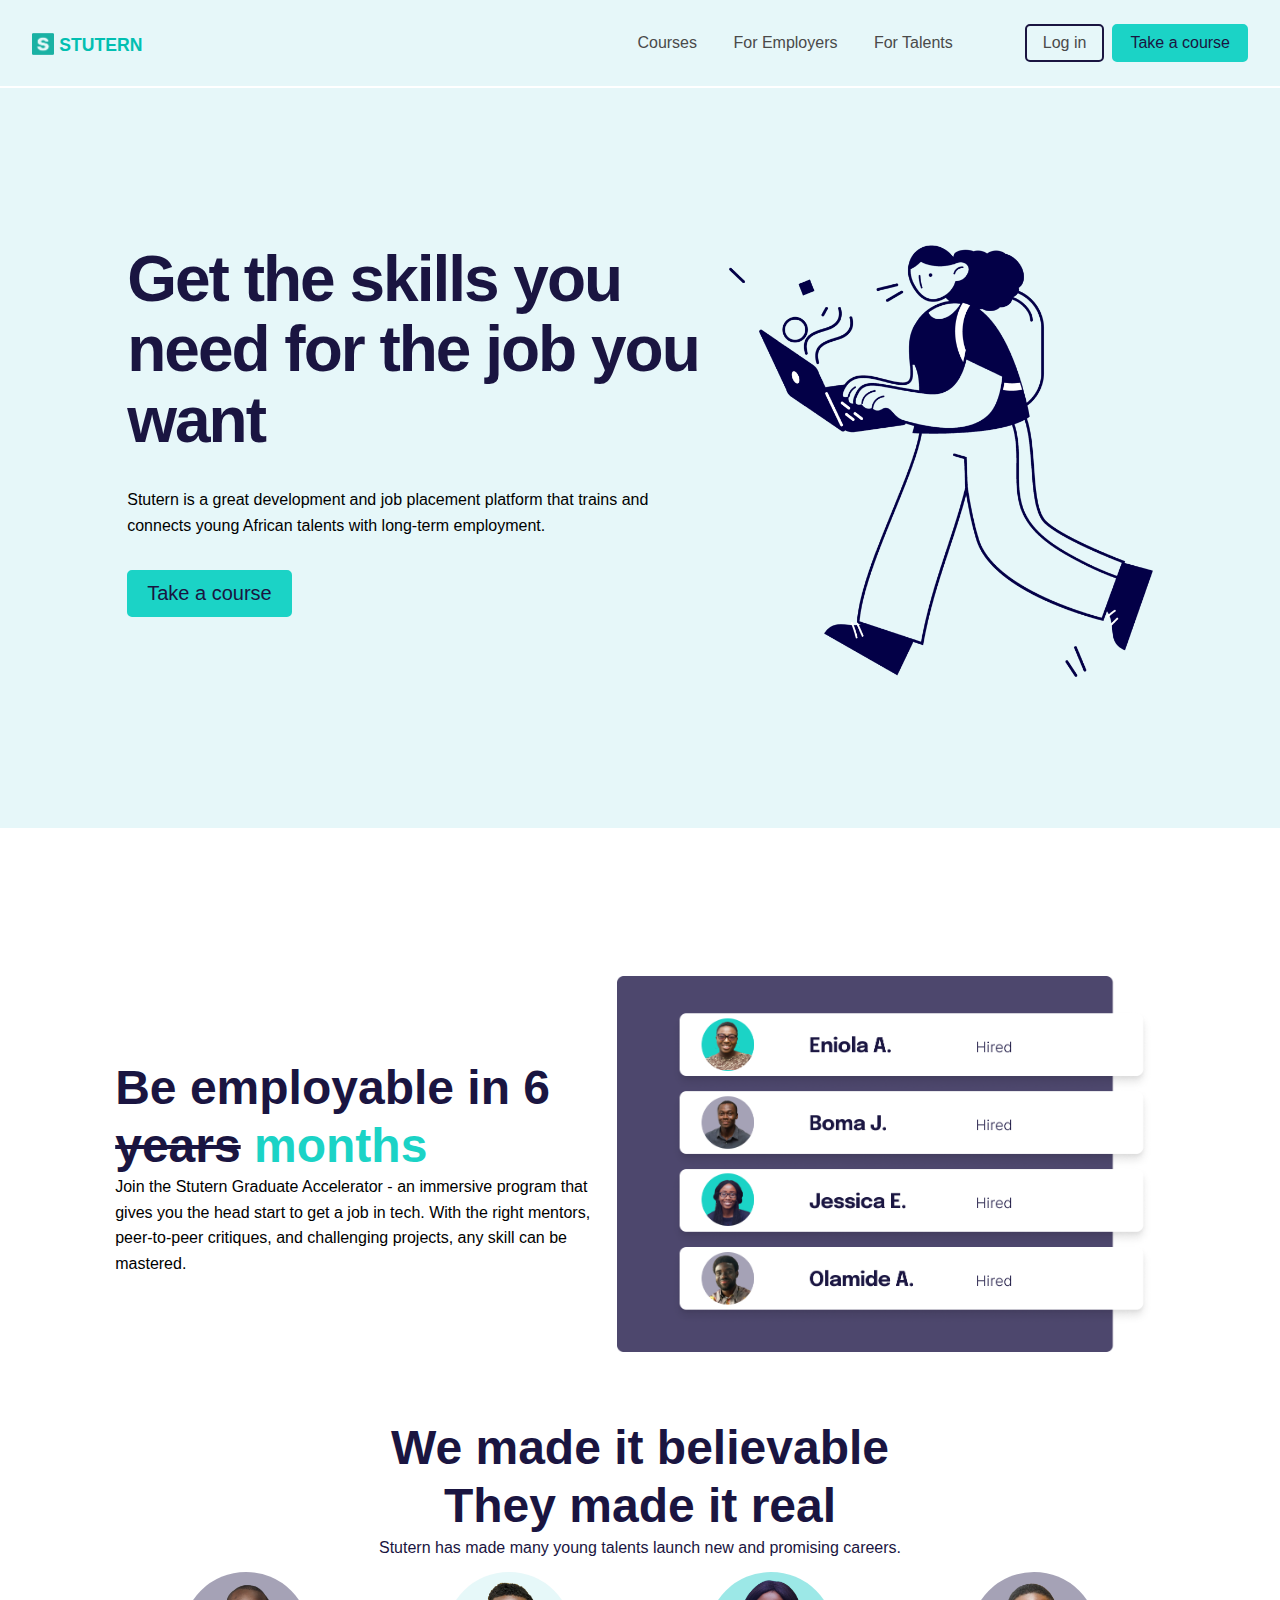
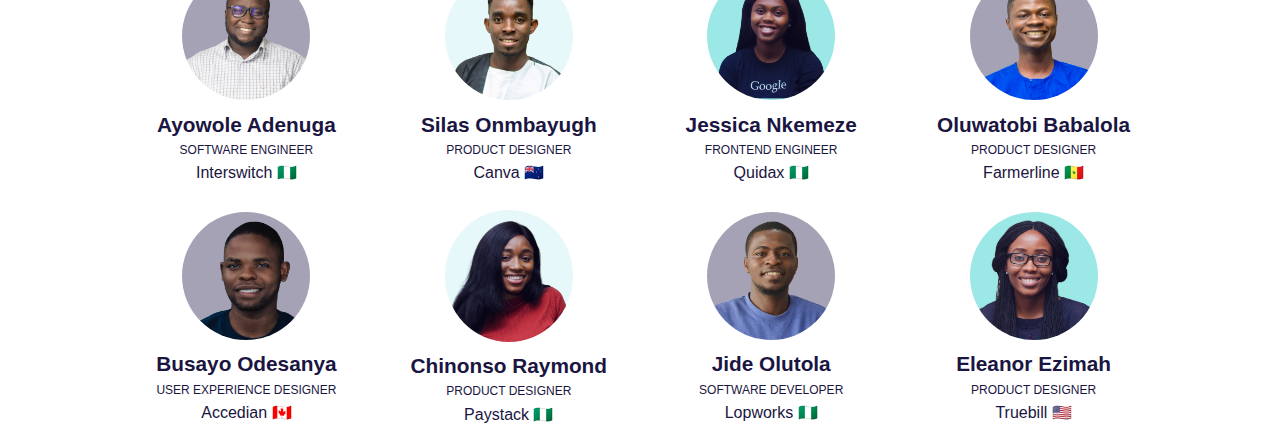
<file: images/Document.html>
<!DOCTYPE html>
<!-- saved from url=(0032)http://127.0.0.1:5500/index.html -->
<html lang="en"><head><meta http-equiv="Content-Type" content="text/html; charset=UTF-8">
    
    <meta http-equiv="X-UA-Compatible" content="IE=edge">
    <meta name="viewport" content="width=device-width, initial-scale=1.0">
    <link rel="stylesheet" href="./Document_files/style.css">
    <link rel="preconnect" href="https://fonts.googleapis.com/">
    <link rel="preconnect" href="https://fonts.gstatic.com/" crossorigin="">
    <link href="./Document_files/css2" rel="stylesheet">
    <title>Document</title>
<style></style><link rel="stylesheet" type="text/css" href="chrome-extension://neonnmencpneifkhlmhmfhfiklgjmloi/pesticide.min.css" id="pesticideCSS"></head>
<body cz-shortcut-listen="true">
    <header class="header">
        <h1><img src="./Document_files/logo.jpg" alt=""> Stutern</h1>
        <nav>
            <ul>
                <li><a href="http://127.0.0.1:5500/index.html#">Courses</a></li>
                <li><a href="http://127.0.0.1:5500/index.html#">For Employers</a></li>
                <li><a href="http://127.0.0.1:5500/index.html#">For Talents</a></li>
            </ul>
            <button class="btn btn-outline">Log in</button>
            <button class="btn btn-solid">Take a course</button>
        </nav>
    </header>
    <section class="hero">
        <section class="container">
            <section class="hero-text">
                <h1 class="m-b-2">Get the skills you need for the job you want</h1>
                <p class="m-b-2">Stutern is a great development and job placement platform that trains and connects young African talents with long-term employment.</p>
                <button class="btn btn-solid">Take a course</button>
            </section>
            <figure><img src="./Document_files/stutern-home-hero-image.png" alt=""></figure>
        </section>
    </section>
    <section class="white-hero">
        <section class="container">
            <section>
                <h2>Be employable in 6 <span class="strikethrough">years</span><span class="green-text"> months</span></h2>
                <p>Join the Stutern Graduate Accelerator - an immersive program that gives you the head start to get a job in tech. With the right mentors, peer-to-peer critiques, and challenging projects, any skill can be mastered.</p>
            </section>
            <figure><img src="./Document_files/home-section.png" alt=""></figure>
        </section>
    </section>
    <section>
        <section class="profile-container">
            <h2>We made it believable They made it real</h2>
            <p>Stutern has made many young talents launch new and promising careers.</p>
            <section class="profile-section">
                <div class="profile">
                    <img src="./Document_files/ayowole.png" alt="">
                    <h4>Ayowole Adenuga</h4>
                    <p class="title">Software Engineer</p>
                    <p>Interswitch 🇳🇬</p>
                </div>
                <div class="profile">
                    <img src="./Document_files/silas.png" alt="">
                    <h4>Silas Onmbayugh</h4>
                    <p class="title">Product designer</p>
                    <p>Canva 🇳🇿</p>
                </div>
                <div class="profile">
                    <img src="./Document_files/jessica.png" alt="">
                    <h4>Jessica Nkemeze</h4>
                    <p class="title">Frontend Engineer</p>
                    <p>Quidax 🇳🇬</p>
                </div>
                <div class="profile">
                    <img src="./Document_files/tobi.png" alt="">
                    <h4>Oluwatobi Babalola</h4>
                    <p class="title">product designer</p>
                    <p>Farmerline 🇸🇳</p>
                </div>
                <div class="profile">
                    <img src="./Document_files/busayo.png" alt="">
                    <h4>Busayo Odesanya</h4>
                    <p class="title">user experience designer</p>
                    <p>Accedian 🇨🇦</p>
                </div>
                <div class="profile">
                    <img src="./Document_files/chinonso.png" alt="">
                    <h4>Chinonso Raymond</h4>
                    <p class="title">product designer</p>
                    <p>Paystack 🇳🇬</p>
                </div>
                <div class="profile">
                    <img src="./Document_files/jide.png" alt="">
                    <h4>Jide Olutola</h4>
                    <p class="title">Software developer</p>
                    <p>Lopworks 🇳🇬</p>
                </div>
                <div class="profile">
                    <img src="./Document_files/eleanor.png" alt="">
                    <h4>Eleanor Ezimah</h4>
                    <p class="title">product designer</p>
                    <p>Truebill 🇺🇸</p>
                </div>
            </section>
        </section>
    </section>
<!-- Code injected by live-server -->
<script type="text/javascript">
	// <![CDATA[  <-- For SVG support
	if ('WebSocket' in window) {
		(function () {
			function refreshCSS() {
				var sheets = [].slice.call(document.getElementsByTagName("link"));
				var head = document.getElementsByTagName("head")[0];
				for (var i = 0; i < sheets.length; ++i) {
					var elem = sheets[i];
					var parent = elem.parentElement || head;
					parent.removeChild(elem);
					var rel = elem.rel;
					if (elem.href && typeof rel != "string" || rel.length == 0 || rel.toLowerCase() == "stylesheet") {
						var url = elem.href.replace(/(&|\?)_cacheOverride=\d+/, '');
						elem.href = url + (url.indexOf('?') >= 0 ? '&' : '?') + '_cacheOverride=' + (new Date().valueOf());
					}
					parent.appendChild(elem);
				}
			}
			var protocol = window.location.protocol === 'http:' ? 'ws://' : 'wss://';
			var address = protocol + window.location.host + window.location.pathname + '/ws';
			var socket = new WebSocket(address);
			socket.onmessage = function (msg) {
				if (msg.data == 'reload') window.location.reload();
				else if (msg.data == 'refreshcss') refreshCSS();
			};
			if (sessionStorage && !sessionStorage.getItem('IsThisFirstTime_Log_From_LiveServer')) {
				console.log('Live reload enabled.');
				sessionStorage.setItem('IsThisFirstTime_Log_From_LiveServer', true);
			}
		})();
	}
	else {
		console.error('Upgrade your browser. This Browser is NOT supported WebSocket for Live-Reloading.');
	}
	// ]]>
</script>
</body></html>
</file>
<file: images/Document_files/style.css>
* {
    box-sizing: border-box;
    margin: 0;
    padding: 0;
}

body {
    font-family: 'Inter', sans-serif;
    line-height: 1.6;
    font-size: 1rem;
}

.container {
    width: 82vw;
    margin: 0 auto;
    display: flex;
    justify-content: space-between;
}

h1,h2,h3,h4,h5,h6 {
    font-family: 'Epilogue', sans-serif;
}

h2 {
    max-width: 35rem;
    font-size: 3rem;
    line-height: 1.2;
    color: #1A1541;
}

a {
    text-decoration: none;
    color: #4A4A4A;
    
}

.m-b-2 {
    margin-bottom: 2rem;
}


/* Header and nav */
.header {
    background: #E6F7F9;
    display: flex;
    align-items: center;
    justify-content: space-between;
    padding: 1.5rem 2rem;
    position: fixed;
    width: 100vw;
}

.header h1 {
    color: #02BFB1;
    text-transform: uppercase;
    font-family: 'Inter', sans-serif;
    font-size: 1.1rem;
}

.header h1 img {
    width: 1.4rem;
    position: relative;
    top: 5px;
}

.header nav ul li {
    list-style-type: none;
    display: inline;
    margin-right: 2rem;
}

.header nav {
    display: flex;
    align-items: center;
}

.btn {
    padding: 8px 16px;
    font-size: 1rem;
    border-radius: 5px;
    font-family: 'Inter', sans-serif;
    cursor: pointer;
    flex-basis: auto;
    flex-grow: 0;
    flex-shrink: 0;
}

.header .btn-outline {
    margin: 0 0.5rem 0 2.5rem;
}

.btn-outline {
    color: #4A4A4A;
    background: transparent;
    border: 2px solid #1A1541;
}

.btn-outline:hover {
    background: #1A1541;
    color: #fff;
}

.btn-solid {
    color: #1A1541;
    background: #1BD3C6;
    border: 2px solid #1BD3C6;
}

.btn-solid:hover {
    background: #1BC8BB;
    border: 2px solid #1BC8BB;
}

.hero {
    background: #E6F7F9;
    padding: 144px 24px 220px 24px;
    position: relative;
    top: 88px;
    z-index: -1;
}

/* Hero section */
.hero-text {
    width: 70rem;
    padding: 12px;
}

.hero-text h1{
    font-weight: 700;
    font-size: 4rem;
    color: #1A1541;
    letter-spacing: -2px;
    line-height: 1.1;
    max-width: 54rem;
}

.hero-text p {
    max-width: 35rem;
    font-weight: 200;
}

.hero-text button {
    font-size: 20px;
    padding: 10px 18px;
}

.hero-text button:hover {
    background: #1BC8BB;
    border: 2px solid #1BC8BB;
}

.hero img {
    width: 28rem;
    padding: 12px;
}


/* White hero section */
.white-hero {
    padding-top: 88px;
    background: #ffffff;
}

.white-hero .container img {
    width: 35rem;
    padding: 12px;
}

.white-hero .container section {
    max-width: 50%;
}

.white-hero p{
    max-width: 30rem;
    font-weight: 200;
}

.white-hero .container {
    align-items: center;
    margin: 3rem auto;
}

.white-hero .strikethrough {
    text-decoration: line-through;
}

.white-hero .green-text {
    color: #1BD3C6;
}

/* Profile Container */

.profile-container {
    width: 82vw;
    margin: 0 auto;
    text-align: center;
    color: #1A1541;
}

.profile-container h2 {
    margin: 0 auto;
}
.profile-container p {
    font-weight: 200;
}

.profile-section {
    display: flex;
    flex-wrap: wrap;
    align-items: center;
    justify-content: space-between;
}

.profile {
    width: 25%;
    padding: 12px;
}

.profile img {
    border-radius: 50%;
    width: 8rem;
}

.profile h4 {
    font-size: 1.3rem;
    margin: 0 auto;
    
}

.profile .title {
    text-transform: uppercase;
    font-size: 12px;
    font-weight: 500;
}
</file>
